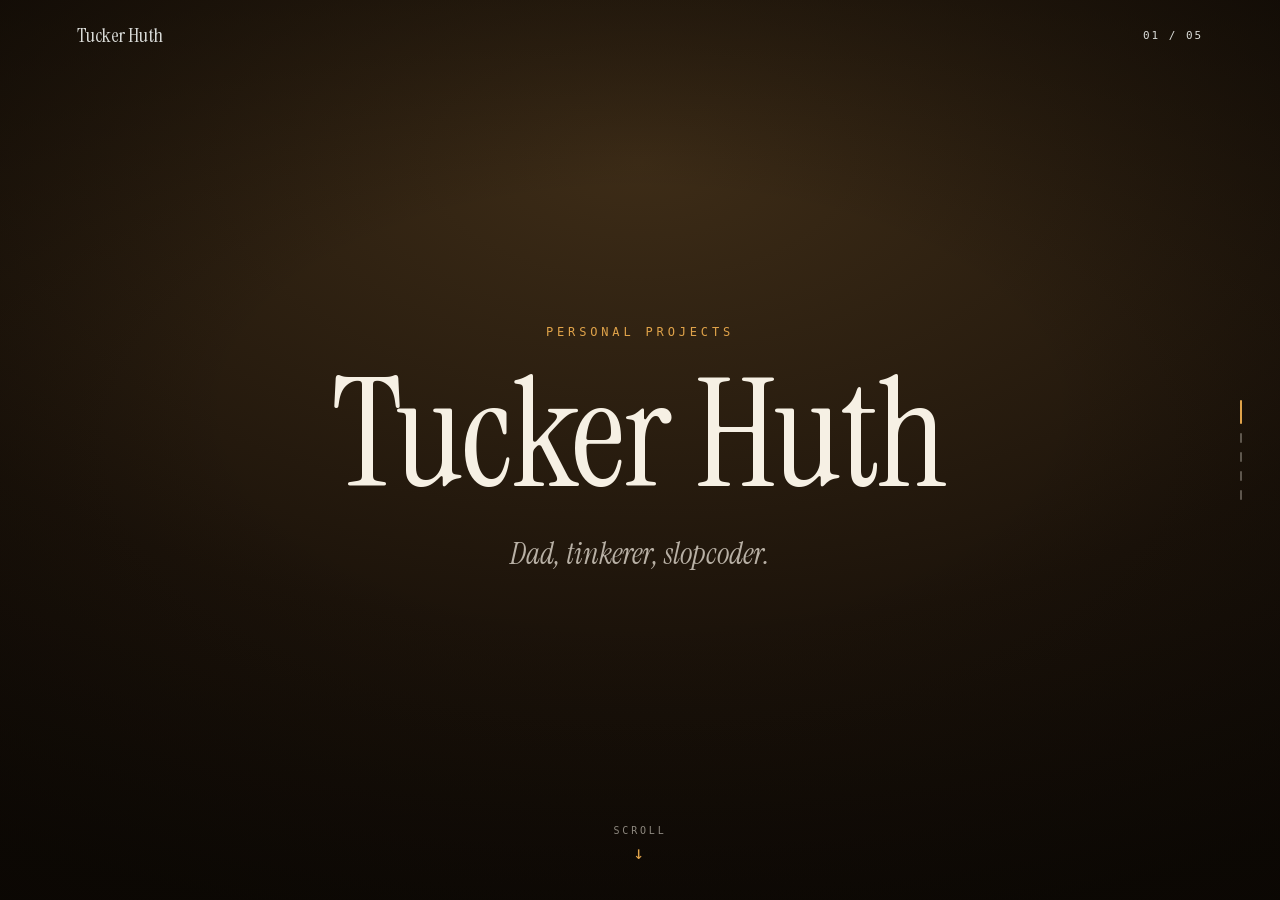
<file: index.html>
<!DOCTYPE html>
<html lang="en">
<head>
<meta charset="utf-8">
<meta name="viewport" content="width=device-width, initial-scale=1">
<title>Tucker Huth</title>
<meta name="description" content="Personal projects by Tucker Huth — dad, tinkerer, slopcoder. A space game for my son, an explorable 3D hobbit hole, and more on the way.">
<meta property="og:title" content="Tucker Huth">
<meta property="og:description" content="Personal projects — a space game for my son, an explorable 3D hobbit hole, and more on the way.">
<meta property="og:url" content="https://tuckerhuth.com/">
<meta property="og:type" content="website">
<style>
/* Instrument Serif — self-hosted */
@font-face {
  font-family: 'Instrument Serif';
  font-style: italic;
  font-weight: 400;
  font-display: swap;
  src: url("assets/fonts/instrument-serif-italic-latin-ext.woff2") format('woff2');
  unicode-range: U+0100-02BA, U+02BD-02C5, U+02C7-02CC, U+02CE-02D7, U+02DD-02FF, U+0304, U+0308, U+0329, U+1D00-1DBF, U+1E00-1E9F, U+1EF2-1EFF, U+2020, U+20A0-20AB, U+20AD-20C0, U+2113, U+2C60-2C7F, U+A720-A7FF;
}
@font-face {
  font-family: 'Instrument Serif';
  font-style: italic;
  font-weight: 400;
  font-display: swap;
  src: url("assets/fonts/instrument-serif-italic-latin.woff2") format('woff2');
  unicode-range: U+0000-00FF, U+0131, U+0152-0153, U+02BB-02BC, U+02C6, U+02DA, U+02DC, U+0304, U+0308, U+0329, U+2000-206F, U+20AC, U+2122, U+2191, U+2193, U+2212, U+2215, U+FEFF, U+FFFD;
}
@font-face {
  font-family: 'Instrument Serif';
  font-style: normal;
  font-weight: 400;
  font-display: swap;
  src: url("assets/fonts/instrument-serif-normal-latin-ext.woff2") format('woff2');
  unicode-range: U+0100-02BA, U+02BD-02C5, U+02C7-02CC, U+02CE-02D7, U+02DD-02FF, U+0304, U+0308, U+0329, U+1D00-1DBF, U+1E00-1E9F, U+1EF2-1EFF, U+2020, U+20A0-20AB, U+20AD-20C0, U+2113, U+2C60-2C7F, U+A720-A7FF;
}
@font-face {
  font-family: 'Instrument Serif';
  font-style: normal;
  font-weight: 400;
  font-display: swap;
  src: url("assets/fonts/instrument-serif-normal-latin.woff2") format('woff2');
  unicode-range: U+0000-00FF, U+0131, U+0152-0153, U+02BB-02BC, U+02C6, U+02DA, U+02DC, U+0304, U+0308, U+0329, U+2000-206F, U+20AC, U+2122, U+2191, U+2193, U+2212, U+2215, U+FEFF, U+FFFD;
}

html, body { margin: 0; padding: 0; }
body { background: #0f0b06; }
a { color: #e0a34a; text-decoration: none; }
a:hover { color: #efc074; }
::-webkit-scrollbar { width: 0; height: 0; }
@keyframes cueBob {
  0%, 100% { transform: translateY(0); opacity: .55; }
  50% { transform: translateY(6px); opacity: 1; }
}

.scroller {
  height: 100vh;
  overflow-y: scroll;
  overflow-x: hidden;
  scroll-snap-type: y mandatory;
  scroll-behavior: smooth;
  background: #0f0b06;
  color: #f2ece0;
  font-family: system-ui, -apple-system, Segoe UI, sans-serif;
  --accent: #e0a34a;
}

.topbar {
  position: fixed;
  top: 0; left: 0; right: 0;
  z-index: 20;
  display: flex;
  justify-content: space-between;
  align-items: center;
  padding: 22px clamp(24px, 6vw, 110px);
  pointer-events: none;
  mix-blend-mode: difference;
}
.topbar .name {
  font-family: 'Instrument Serif', serif;
  font-size: 20px;
  letter-spacing: .01em;
  color: #f2ece0;
}
.topbar .counter {
  font-family: ui-monospace, Menlo, monospace;
  font-size: 11px;
  letter-spacing: .18em;
  color: #f2ece0;
}

.dots {
  position: fixed;
  top: 50%;
  right: clamp(16px, 3vw, 40px);
  transform: translateY(-50%);
  z-index: 20;
  display: flex;
  flex-direction: column;
  align-items: center;
  gap: 9px;
}
.dots button {
  width: 2px;
  height: 10px;
  background: rgba(242,236,224,.32);
  border-radius: 2px;
  border: none;
  padding: 0;
  cursor: pointer;
  transition: height .3s ease, background .3s ease;
  display: block;
}
.dots button.active {
  height: 24px;
  background: var(--accent);
}

section {
  position: relative;
  height: 100vh;
  scroll-snap-align: start;
  overflow: hidden;
}
.centered {
  display: flex;
  flex-direction: column;
  align-items: center;
  justify-content: center;
  text-align: center;
}

.eyebrow {
  font-family: ui-monospace, Menlo, monospace;
  font-size: 12px;
  letter-spacing: .32em;
  text-transform: uppercase;
  color: var(--accent);
}
.kicker {
  font-family: ui-monospace, Menlo, monospace;
  font-size: 12px;
  letter-spacing: .24em;
  color: var(--accent);
  margin-bottom: 20px;
}

/* Intro */
.intro {
  background: radial-gradient(130% 100% at 50% 18%, #3d2c17 0%, #1c130a 52%, #0d0905 100%);
}
.intro .vignette {
  position: absolute;
  inset: 0;
  pointer-events: none;
  background: radial-gradient(80% 60% at 50% 45%, transparent 40%, rgba(8,5,2,.6) 100%);
}
.intro h1 {
  font-family: 'Instrument Serif', serif;
  font-weight: 400;
  font-size: clamp(56px, 12vw, 150px);
  line-height: .94;
  margin: 0;
  color: #f6f0e4;
  letter-spacing: -.01em;
}
.intro .tagline {
  font-family: 'Instrument Serif', serif;
  font-style: italic;
  font-size: clamp(19px, 2.6vw, 30px);
  line-height: 1.35;
  color: rgba(242,236,224,.72);
  margin: 28px auto 0;
  max-width: 560px;
}
.scroll-cue {
  position: absolute;
  bottom: 38px;
  left: 50%;
  transform: translateX(-50%);
  z-index: 2;
  display: flex;
  flex-direction: column;
  align-items: center;
  gap: 8px;
  font-family: ui-monospace, Menlo, monospace;
  font-size: 10px;
  letter-spacing: .28em;
  text-transform: uppercase;
  color: rgba(242,236,224,.55);
}
.scroll-cue .arrow {
  font-size: 18px;
  line-height: 1;
  animation: cueBob 1.8s ease-in-out infinite;
  color: var(--accent);
}

/* Project panels */
.project { background: #0f0b06; }
.project .shot {
  position: absolute;
  inset: 0;
  width: 100%;
  height: 100%;
  object-fit: cover;
}
.project .fade-bottom {
  position: absolute;
  inset: 0;
  pointer-events: none;
  background: linear-gradient(to top, rgba(9,6,3,.94) 2%, rgba(9,6,3,.4) 46%, rgba(9,6,3,.12) 100%);
}
.project .fade-left {
  position: absolute;
  inset: 0;
  pointer-events: none;
  background: linear-gradient(to right, rgba(9,6,3,.6), transparent 58%);
}
.project .info {
  position: absolute;
  left: clamp(24px, 6vw, 110px);
  bottom: clamp(64px, 13vh, 150px);
  max-width: 660px;
  z-index: 2;
  pointer-events: none;
}
.project h2 {
  font-family: 'Instrument Serif', serif;
  font-weight: 400;
  font-size: clamp(46px, 8vw, 104px);
  line-height: .95;
  margin: 0;
  color: #f6f0e4;
  letter-spacing: -.01em;
}
.project .blurb {
  font-size: clamp(15px, 1.7vw, 19px);
  line-height: 1.55;
  color: rgba(242,236,224,.78);
  margin: 22px 0 30px;
  max-width: 480px;
}
.cta {
  pointer-events: auto;
  display: inline-flex;
  align-items: center;
  gap: 10px;
  padding: 13px 24px;
  border: 1.5px solid var(--accent);
  border-radius: 999px;
  font-size: 14px;
  font-weight: 600;
  letter-spacing: .02em;
  color: #f6f0e4;
  transition: background .25s, color .25s;
}
.cta:hover {
  background: var(--accent);
  color: #1a1208;
}
.cta .arrow { font-size: 16px; }

/* Closing */
.closing {
  background: radial-gradient(120% 100% at 50% 80%, #241a10 0%, #130d07 55%, #0c0805 100%);
}
.closing h2 {
  font-family: 'Instrument Serif', serif;
  font-weight: 400;
  font-size: clamp(42px, 8vw, 96px);
  line-height: .98;
  margin: 0;
  color: #f6f0e4;
}
.closing .tagline {
  font-family: 'Instrument Serif', serif;
  font-style: italic;
  font-size: clamp(17px, 2.3vw, 26px);
  line-height: 1.4;
  color: rgba(242,236,224,.7);
  margin: 24px auto 40px;
  max-width: 520px;
}
.closing .links {
  display: flex;
  gap: 14px;
  justify-content: center;
  flex-wrap: wrap;
}
.pill {
  display: inline-flex;
  align-items: center;
  gap: 8px;
  padding: 11px 22px;
  border: 1px solid rgba(242,236,224,.28);
  border-radius: 999px;
  font-size: 13px;
  font-weight: 600;
  color: #f2ece0;
  transition: border-color .25s;
}
.pill:hover { border-color: var(--accent); color: #f2ece0; }
.closing .domain {
  position: absolute;
  bottom: 26px;
  left: 50%;
  transform: translateX(-50%);
  z-index: 2;
  font-family: ui-monospace, Menlo, monospace;
  font-size: 10px;
  letter-spacing: .22em;
  color: rgba(242,236,224,.4);
}
</style>
</head>
<body>

<div class="scroller" id="scroller">

  <div class="topbar">
    <span class="name">Tucker Huth</span>
    <span class="counter"><span id="counter">01</span> / 05</span>
  </div>

  <div class="dots" id="dots" aria-label="Panel navigation">
    <button class="active" aria-label="Go to panel 1"></button>
    <button aria-label="Go to panel 2"></button>
    <button aria-label="Go to panel 3"></button>
    <button aria-label="Go to panel 4"></button>
    <button aria-label="Go to panel 5"></button>
  </div>

  <!-- 00 · INTRO -->
  <section class="intro centered" data-panel>
    <div class="vignette"></div>
    <div style="position:relative;z-index:2;padding:0 24px">
      <div class="eyebrow" style="margin-bottom:26px">Personal Projects</div>
      <h1>Tucker Huth</h1>
      <p class="tagline">Dad, tinkerer, slopcoder.</p>
    </div>
    <div class="scroll-cue">
      <span>Scroll</span>
      <span class="arrow">&darr;</span>
    </div>
  </section>

  <!-- 01 · THEO BLASTOFF -->
  <section class="project" data-panel>
    <img class="shot" src="assets/theo.jpg" alt="Theo Blastoff — a rocket launching through a starfield" loading="lazy">
    <div class="fade-bottom"></div>
    <div class="fade-left"></div>
    <div class="info">
      <div class="kicker">01 &nbsp;&middot;&nbsp; /theo-blastoff</div>
      <h2>Theo Blastoff</h2>
      <p class="blurb">A counting game I built for my son — count up to build the rocket, count down to launch it. Every round ends in a blast off.</p>
      <a class="cta" href="https://tuckerhuth.com/theo-blastoff/" target="_blank" rel="noopener">Play the game <span class="arrow">&rarr;</span></a>
    </div>
  </section>

  <!-- 02 · BAG END -->
  <section class="project" data-panel>
    <img class="shot" src="assets/bag-end.jpg" alt="Bag End — inside a cozy 3D hobbit hole" loading="lazy">
    <div class="fade-bottom"></div>
    <div class="fade-left"></div>
    <div class="info">
      <div class="kicker">02 &nbsp;&middot;&nbsp; /bag-end</div>
      <h2>Bag End</h2>
      <p class="blurb">An explorable 3D model of Bilbo's hobbit hole. Wander the round-doored halls, poke around the study, and stay for second breakfast.</p>
      <a class="cta" href="https://tuckerhuth.com/bag-end" target="_blank" rel="noopener">Step inside <span class="arrow">&rarr;</span></a>
    </div>
  </section>

  <!-- 03 · STORYTELLER -->
  <section class="project" data-panel>
    <img class="shot" src="storyteller/images/3b90f7e1e23ff5f75d03.webp" alt="StoryTeller — an illustrated adventure with Watts the dog" loading="lazy">
    <div class="fade-bottom"></div>
    <div class="fade-left"></div>
    <div class="info">
      <div class="kicker">03 &nbsp;&middot;&nbsp; /storyteller</div>
      <h2>StoryTeller</h2>
      <p class="blurb">Stories dreamed up together, illustrated and ready to read aloud. A little library of big imaginations.</p>
      <a class="cta" href="/storyteller/">Read a story <span class="arrow">&rarr;</span></a>
    </div>
  </section>

  <!-- 04 · CLOSING -->
  <section class="closing centered" data-panel>
    <div style="position:relative;z-index:2;padding:0 24px">
      <div class="eyebrow" style="margin-bottom:24px">The workshop</div>
      <h2>More on the way.</h2>
      <p class="tagline">New experiments land here whenever I finish tinkering with them.</p>
      <div class="links">
        <a class="pill" href="mailto:tuckerhuth@gmail.com">Email</a>
        <a class="pill" href="https://github.com/tuckerhuth" target="_blank" rel="noopener">GitHub</a>
      </div>
    </div>
    <div class="domain">tuckerhuth.com</div>
  </section>

</div>

<script>
(function () {
  var scroller = document.getElementById('scroller');
  var counter = document.getElementById('counter');
  var dots = Array.prototype.slice.call(document.querySelectorAll('#dots button'));
  var panels = Array.prototype.slice.call(document.querySelectorAll('[data-panel]'));

  dots.forEach(function (dot, i) {
    dot.addEventListener('click', function () {
      scroller.scrollTo({ top: i * scroller.clientHeight, behavior: 'smooth' });
    });
  });

  var observer = new IntersectionObserver(function (entries) {
    entries.forEach(function (entry) {
      if (!entry.isIntersecting) return;
      var i = panels.indexOf(entry.target);
      if (i < 0) return;
      counter.textContent = String(i + 1).padStart(2, '0');
      dots.forEach(function (dot, j) {
        dot.classList.toggle('active', j === i);
      });
    });
  }, { root: scroller, threshold: 0.55 });

  panels.forEach(function (p) { observer.observe(p); });
})();
</script>

</body>
</html>
</file>
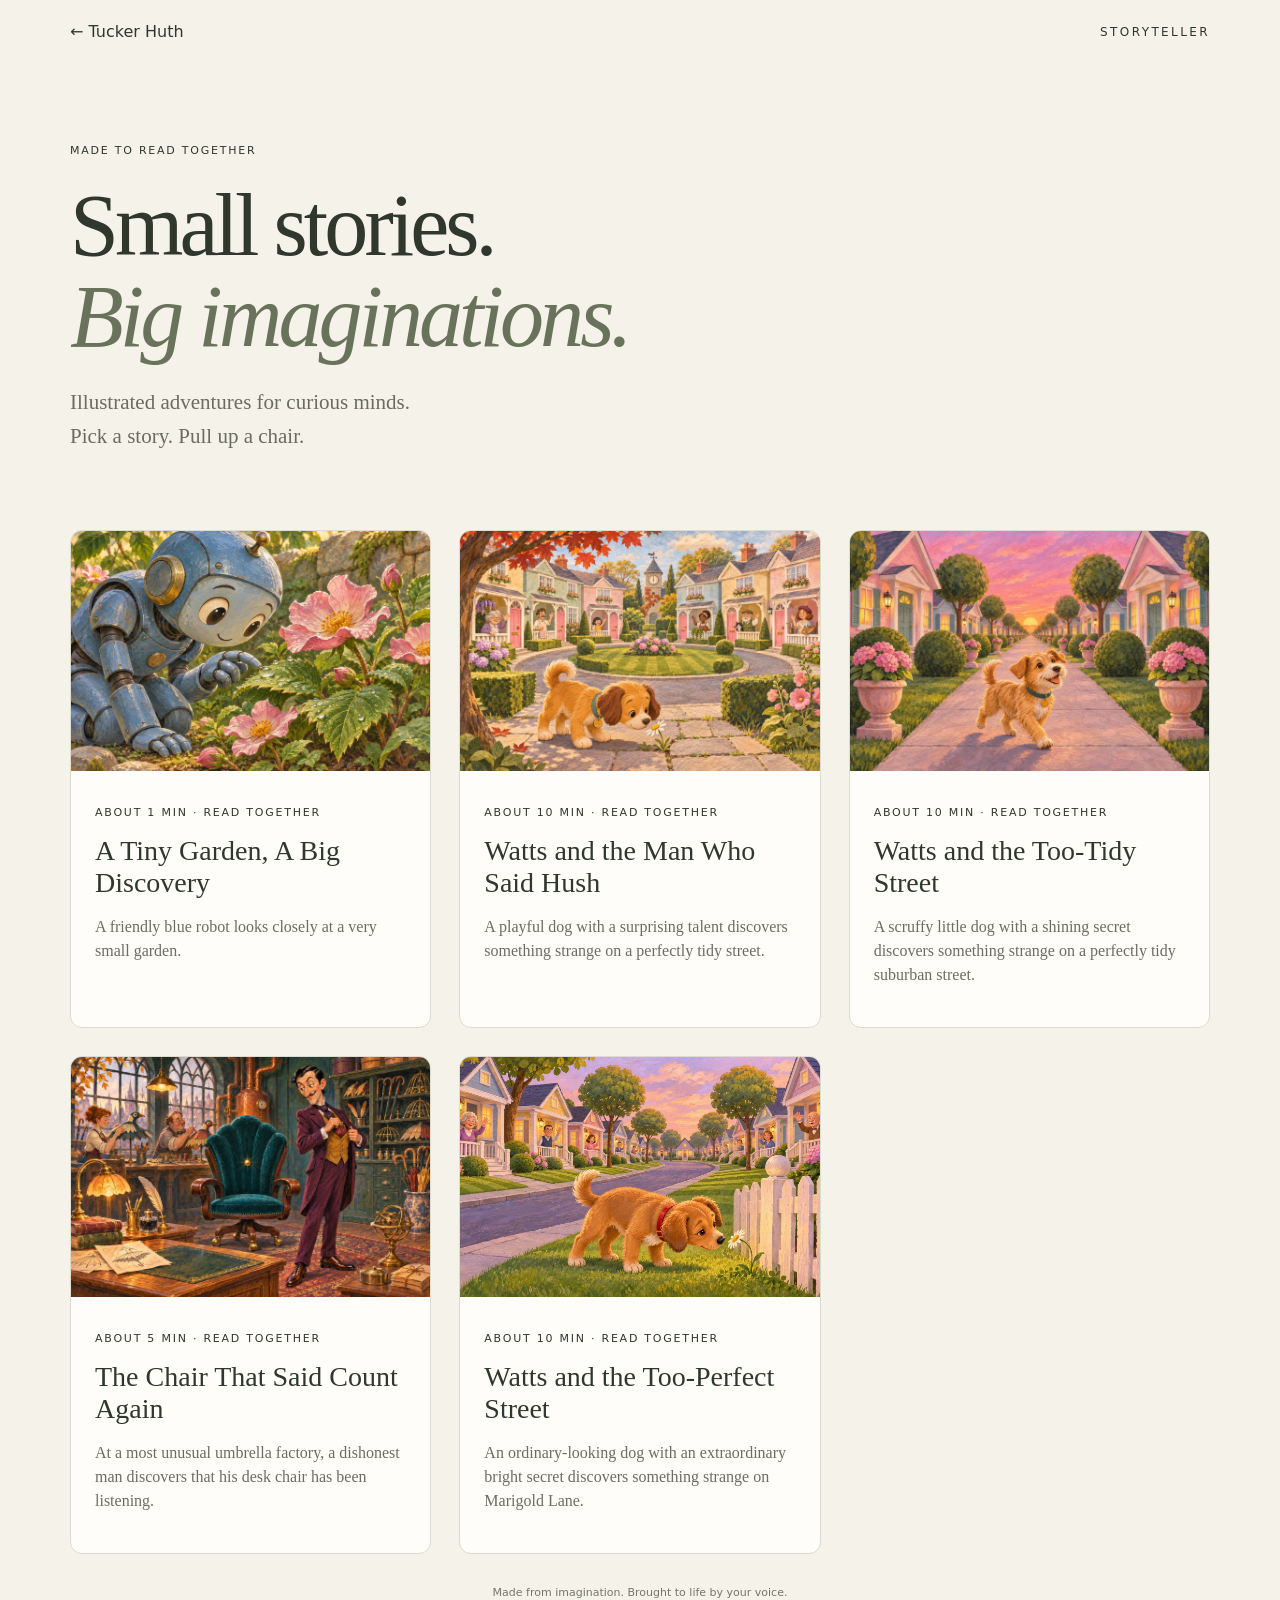
<file: storyteller/index.html>
<!doctype html><html lang="en"><head><meta charset="utf-8"><meta name="viewport" content="width=device-width,initial-scale=1,viewport-fit=cover"><meta name="description" content="Small stories, big imaginations. Illustrated read-aloud adventures by Tucker Huth."><title>StoryTeller — Tucker Huth</title><link rel="stylesheet" href="style.css?v=e7f842858b0b"><script src="library.js?v=d6aff0097423" defer></script></head><body><main class="library"><header><a href="/">← Tucker Huth</a><span>STORYTELLER</span></header><section class="intro"><p class="eyebrow">MADE TO READ TOGETHER</p><h1>Small stories.<br><em>Big imaginations.</em></h1><p>Illustrated adventures for curious minds.<br>Pick a story. Pull up a chair.</p></section><section id="stories" class="cards" aria-label="Story library"><p>Loading stories…</p></section><footer>Made from imagination. Brought to life by your voice.</footer></main></body></html>
</file>
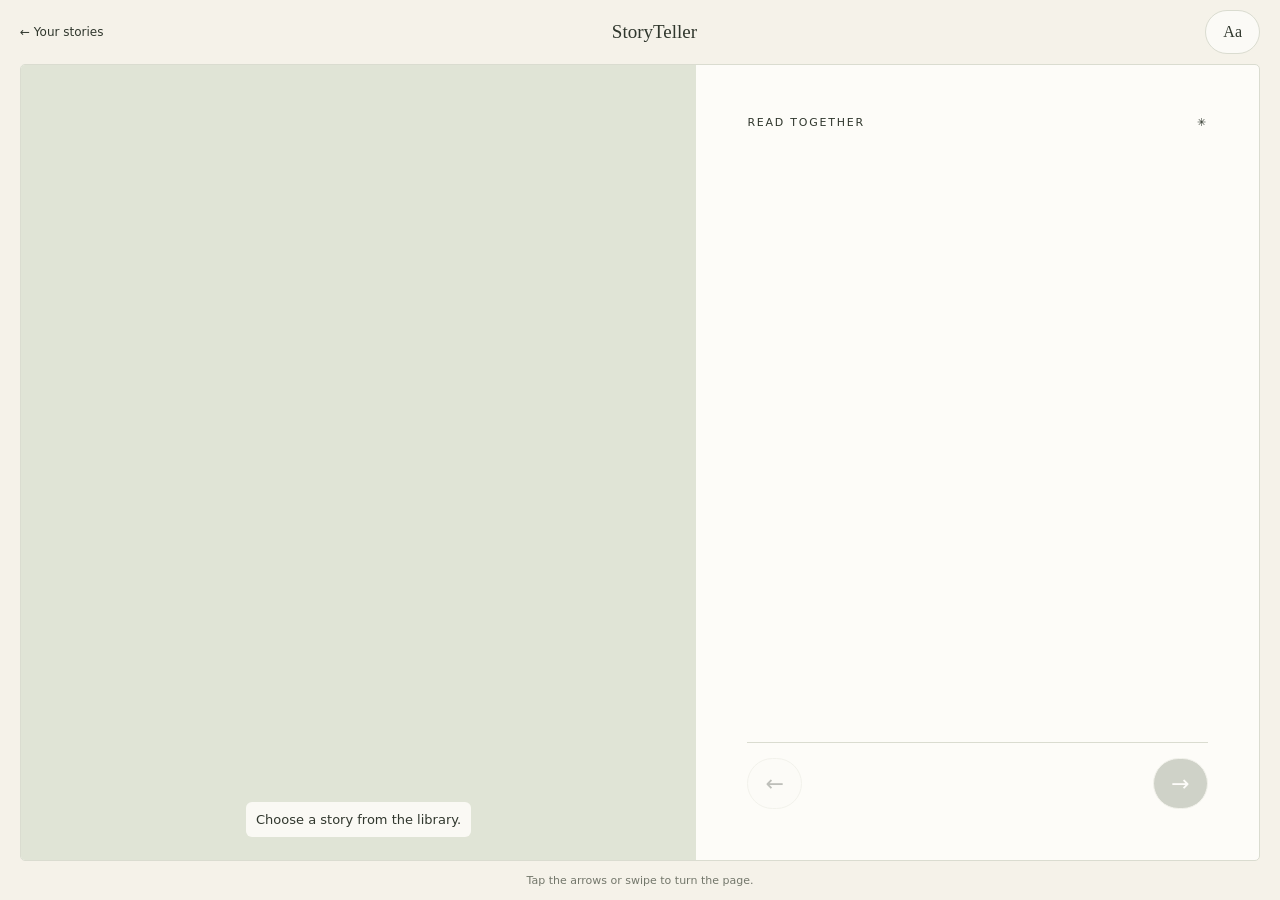
<file: storyteller/story.html>
<!doctype html><html lang="en"><head><meta charset="utf-8"><meta name="viewport" content="width=device-width,initial-scale=1,viewport-fit=cover"><title>Read together — StoryTeller</title><link rel="stylesheet" href="style.css?v=e7f842858b0b"><script src="reader.js?v=fc3b30536a64" defer></script></head><body class="reading"><main class="reader"><header><a href="./">← Your stories</a><span id="title">StoryTeller</span><button id="large" aria-label="Larger text" aria-pressed="false">Aa</button></header><div class="spread" id="spread"><figure><img id="art" alt="" hidden><p id="loading" role="status">Loading your story…</p></figure><section class="narration" aria-label="Story text"><p class="eyebrow">READ TOGETHER <span>✳</span></p><div class="words"><p id="passage" aria-live="polite"></p><div id="ending" hidden><h1>The end.</h1><p>A little adventure, made together.</p><button id="restart">Read from the beginning ↗</button></div></div><nav aria-label="Passage navigation"><button id="previous" aria-label="Previous passage" disabled>←</button><span id="count"></span><button id="next" aria-label="Next passage" disabled>→</button></nav></section></div><footer>Tap the arrows or swipe to turn the page.</footer></main></body></html>
</file>
<file: storyteller/style.css>
:root{color-scheme:light;--paper:#f5f2e9;--ink:#30372d;--sage:#69735b;--line:#dadcd0}*{box-sizing:border-box}body{margin:0;background:var(--paper);color:var(--ink);font-family:Georgia,serif}a{color:inherit;text-decoration:none}button{font:inherit;color:inherit;cursor:pointer;border:1px solid var(--line);background:#fbfaf6;border-radius:999px;padding:12px 17px}button:disabled{opacity:.3;cursor:default}button:focus-visible,a:focus-visible{outline:3px solid #a86b37;outline-offset:4px}header{display:flex;align-items:center;justify-content:space-between;gap:16px;font-size:16px;padding:22px 0}header>a,header>span:last-child,.eyebrow,footer,nav{font-family:system-ui,sans-serif}.library{max-width:1200px;margin:auto;padding:0 30px}.library header>span{font-size:12px;letter-spacing:.2em}.intro{padding:70px 0 56px}.eyebrow{font-size:11px;letter-spacing:.16em;font-weight:500}.intro h1{font-size:clamp(48px,7vw,88px);line-height:1.03;font-weight:400;letter-spacing:-.045em;margin:24px 0}.intro em{color:var(--sage);font-weight:400}.intro>p:last-child{font-size:21px;line-height:1.6;color:#6a6c60}.cards{display:grid;grid-template-columns:repeat(auto-fit,minmax(280px,1fr));gap:28px}.card{overflow:hidden;border-radius:12px;background:#fffdfa;border:1px solid var(--line);transition:transform .15s}.card:hover{transform:translateY(-3px)}.card img{width:100%;height:auto;aspect-ratio:3/2;object-fit:cover;display:block;background:#e1e5d7}.card>div{padding:24px}.card h2{font-size:28px;font-weight:400;line-height:1.15;margin:16px 0}.card p:last-child{line-height:1.5;color:#6b6c63}footer{text-align:center;color:#73776b;font-size:11px;padding:32px 0}.reading{height:100svh;overflow:hidden}.reader{height:100%;padding:0 max(20px,env(safe-area-inset-right)) 0 max(20px,env(safe-area-inset-left));display:grid;grid-template-rows:auto 1fr auto}.reader header{height:64px;padding:10px 0}.reader header span{font-size:19px;text-align:center}.reader header>a{font-size:12px}.spread{min-height:0;display:grid;grid-template-columns:1.2fr 1fr;border:1px solid var(--line);border-radius:5px;overflow:hidden;background:#fdfcf8}.spread figure{position:relative;margin:0;min-height:0;background:#e0e4d6;display:flex;align-items:center;justify-content:center}.spread img{display:block;width:100%;height:100%;object-fit:contain}.spread img[hidden]{display:none}#loading{position:absolute;bottom:10px;background:#fdfcf8e8;border-radius:6px;font:13px system-ui;padding:10px;max-width:90%;text-align:center}.narration{display:flex;flex-direction:column;min-height:0;padding:clamp(20px,4vw,60px)}.narration>.eyebrow{display:flex;justify-content:space-between;margin:0 0 20px}.words{flex:1;min-height:0;overflow:auto;overscroll-behavior:contain}.words>p{font-size:clamp(23px,2.7vw,40px);line-height:1.43;margin:8px 0}.large .words>p{font-size:clamp(28px,3.5vw,48px)}nav{display:flex;align-items:center;justify-content:space-between;border-top:1px solid var(--line);padding-top:15px;margin-top:15px;font-size:12px}nav button{font-size:22px;min-width:48px;min-height:44px}#next{background:var(--sage);color:white}#ending h1{font-size:48px;font-weight:400}#ending p{line-height:1.5}.reader footer{padding:13px}.reader [hidden]{display:none!important}@media(max-width:650px) and (orientation:portrait){.reader{padding:0 12px}.reader header span{font-size:14px}.spread{grid-template-columns:1fr;grid-template-rows:42% 58%}.narration{padding:18px 22px}.narration>.eyebrow{margin-bottom:6px}.words>p{font-size:24px}.large .words>p{font-size:30px}.reader footer{padding:9px}.intro{padding-top:35px}}@media(max-height:500px) and (orientation:landscape){.reader header{height:44px}.reader header span{font-size:14px}.spread{grid-template-columns:1fr 1.1fr}.narration{padding:14px 18px}.narration>.eyebrow{margin-bottom:6px}.words>p{font-size:20px;line-height:1.35}.large .words>p{font-size:28px}nav{padding-top:8px;margin-top:8px}nav button{padding:4px 12px;min-height:36px}.reader footer{padding:6px;font-size:9px}}
</file>
